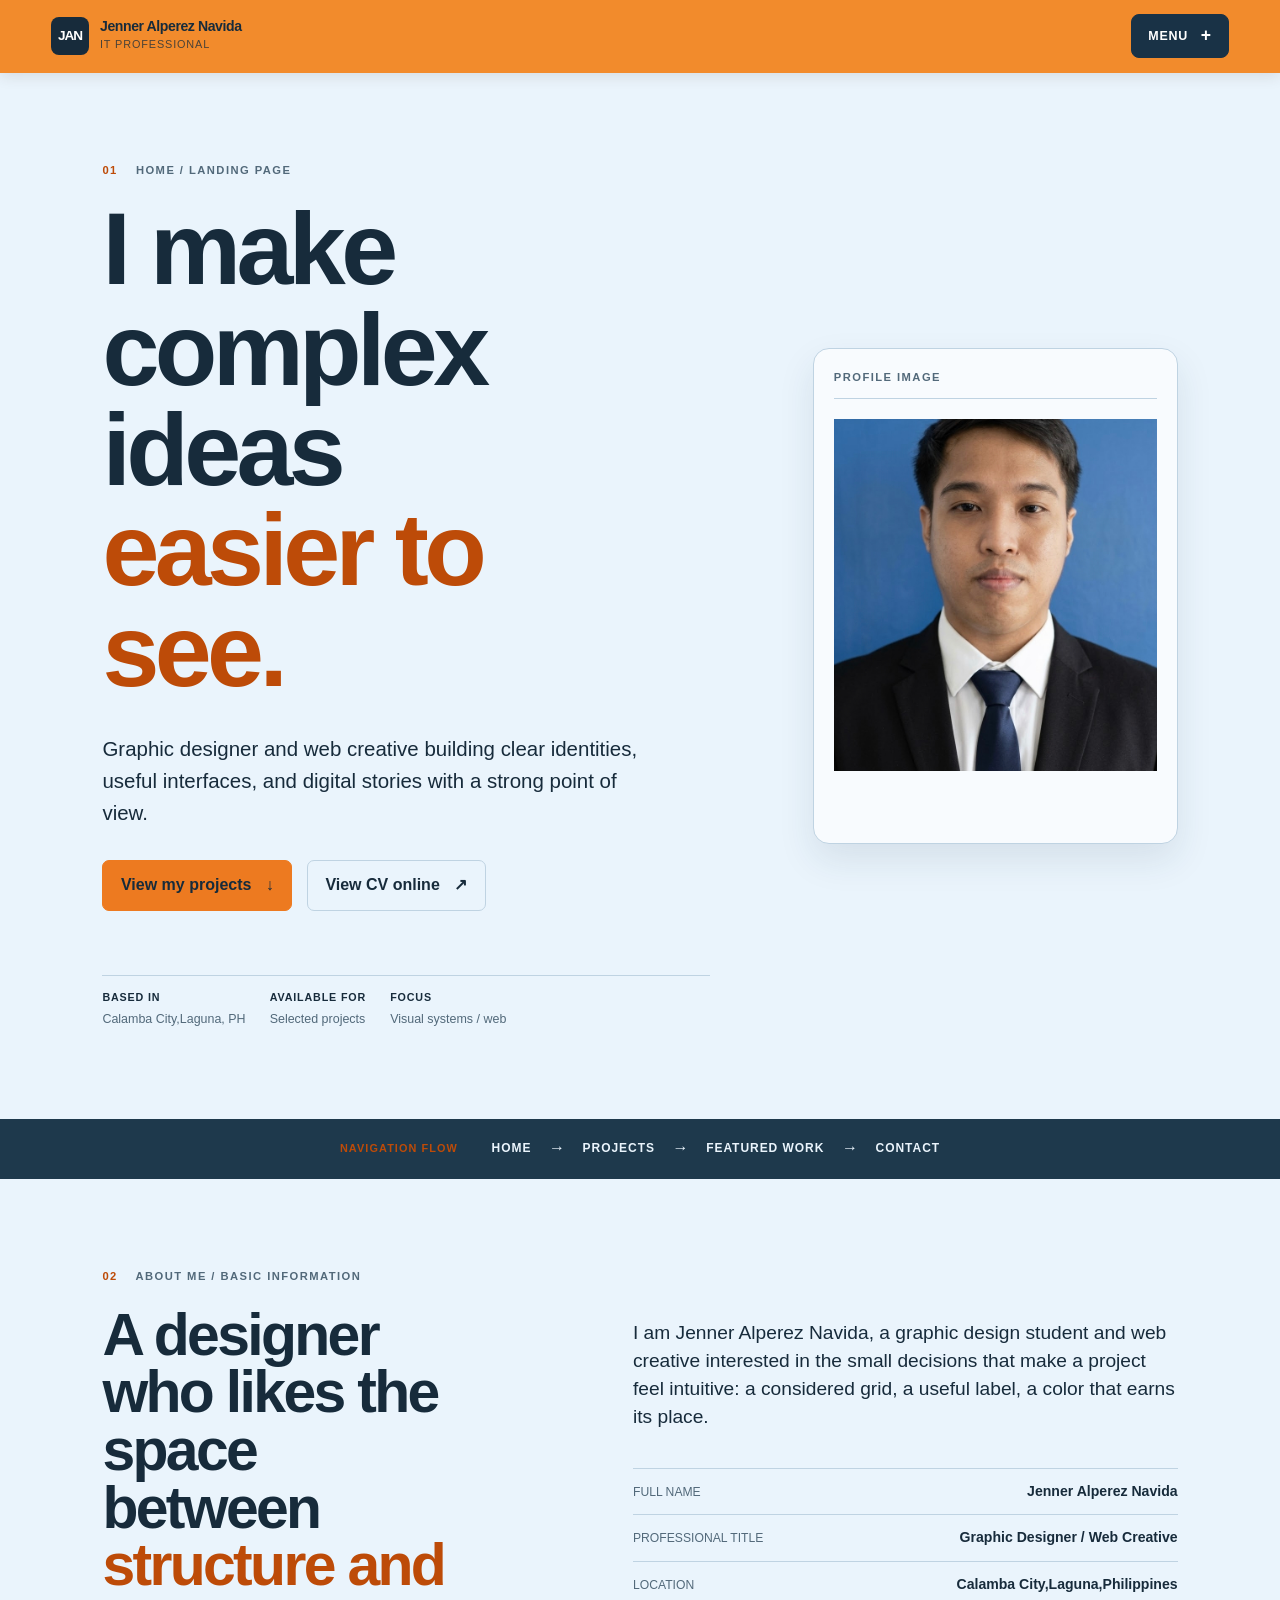
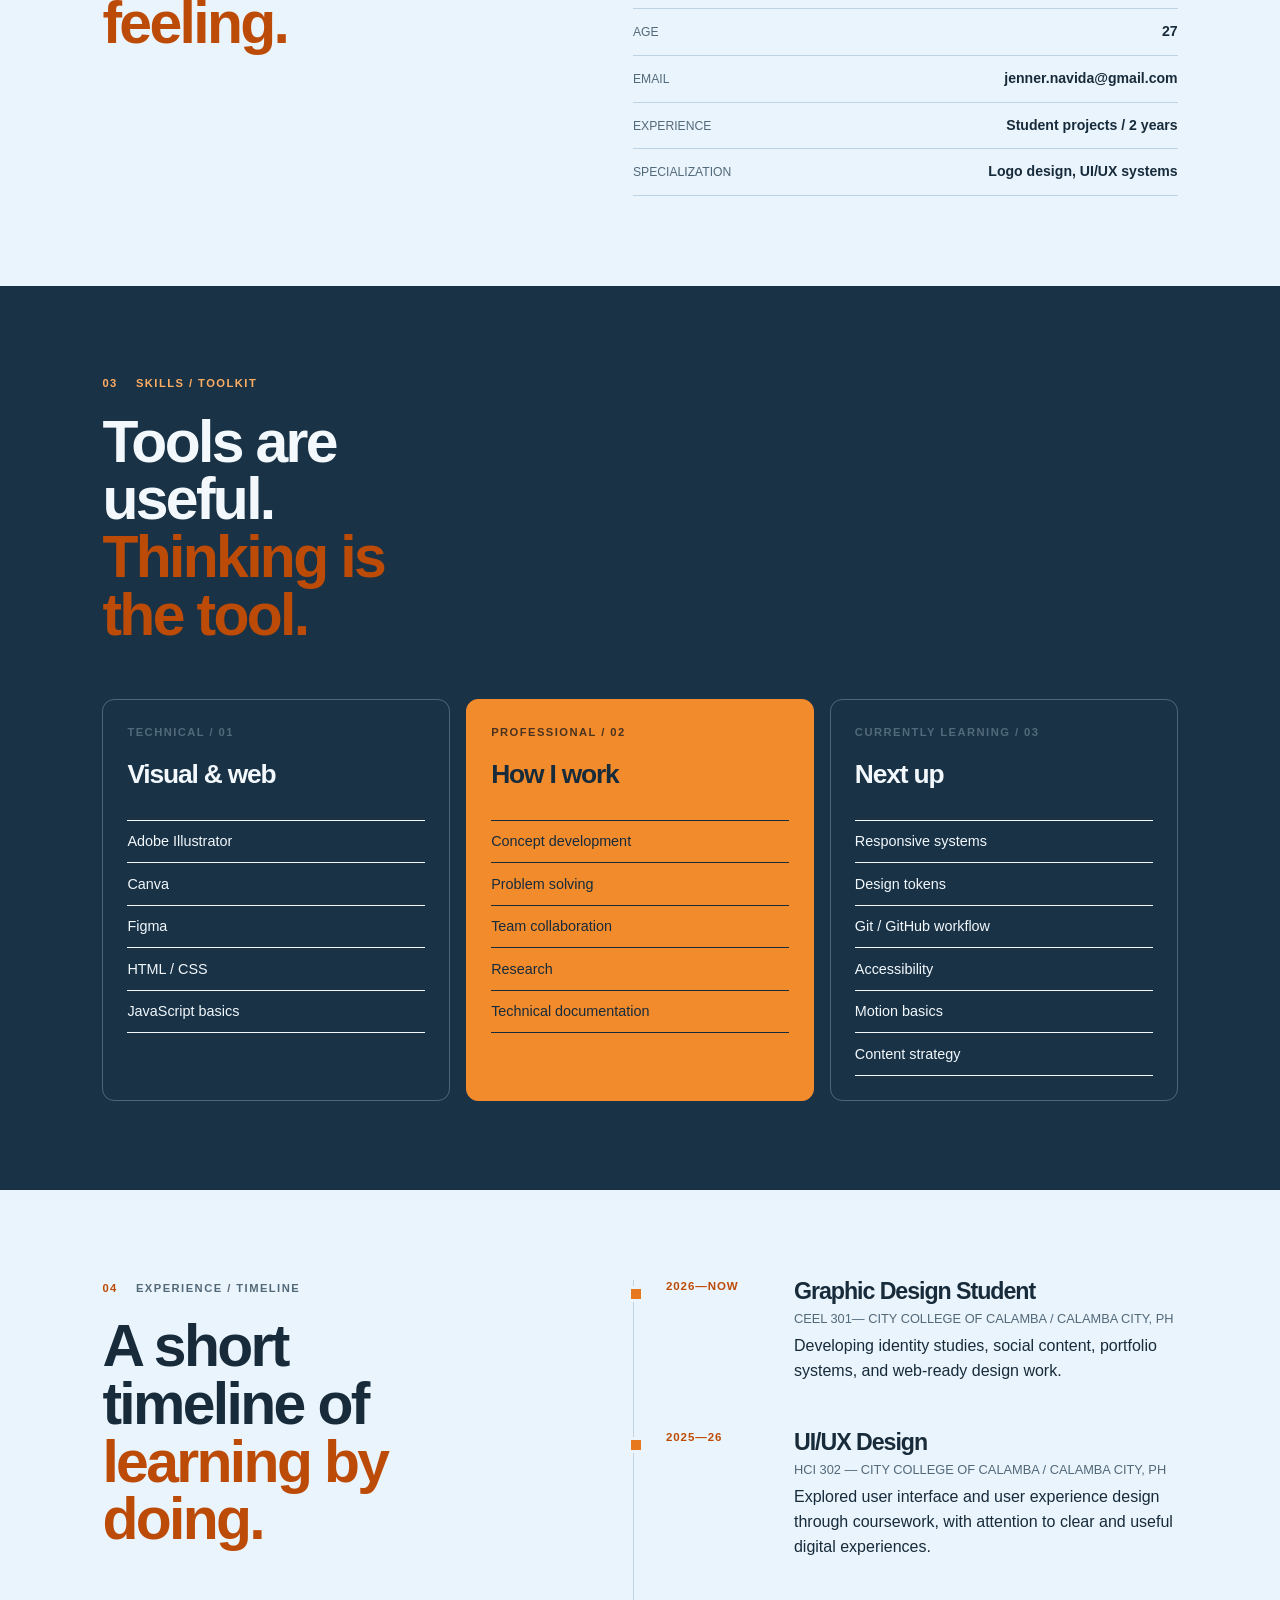
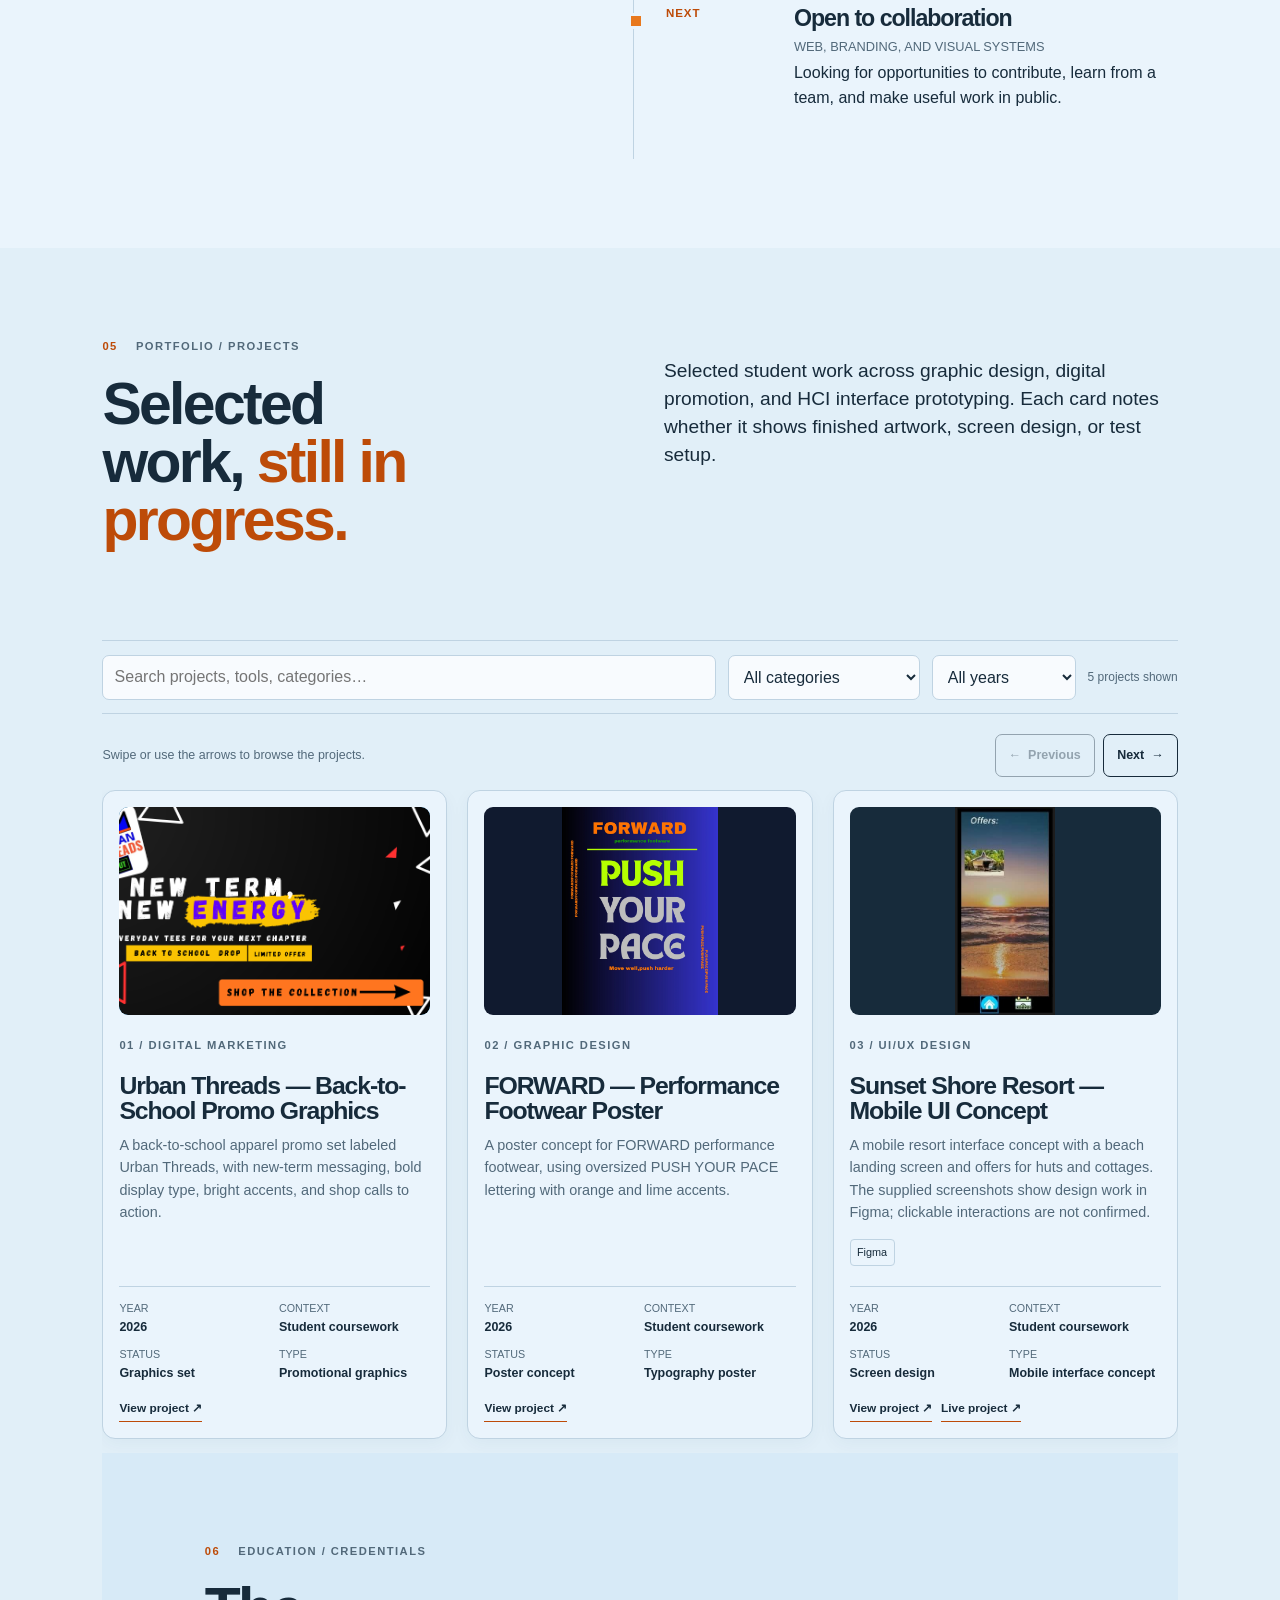
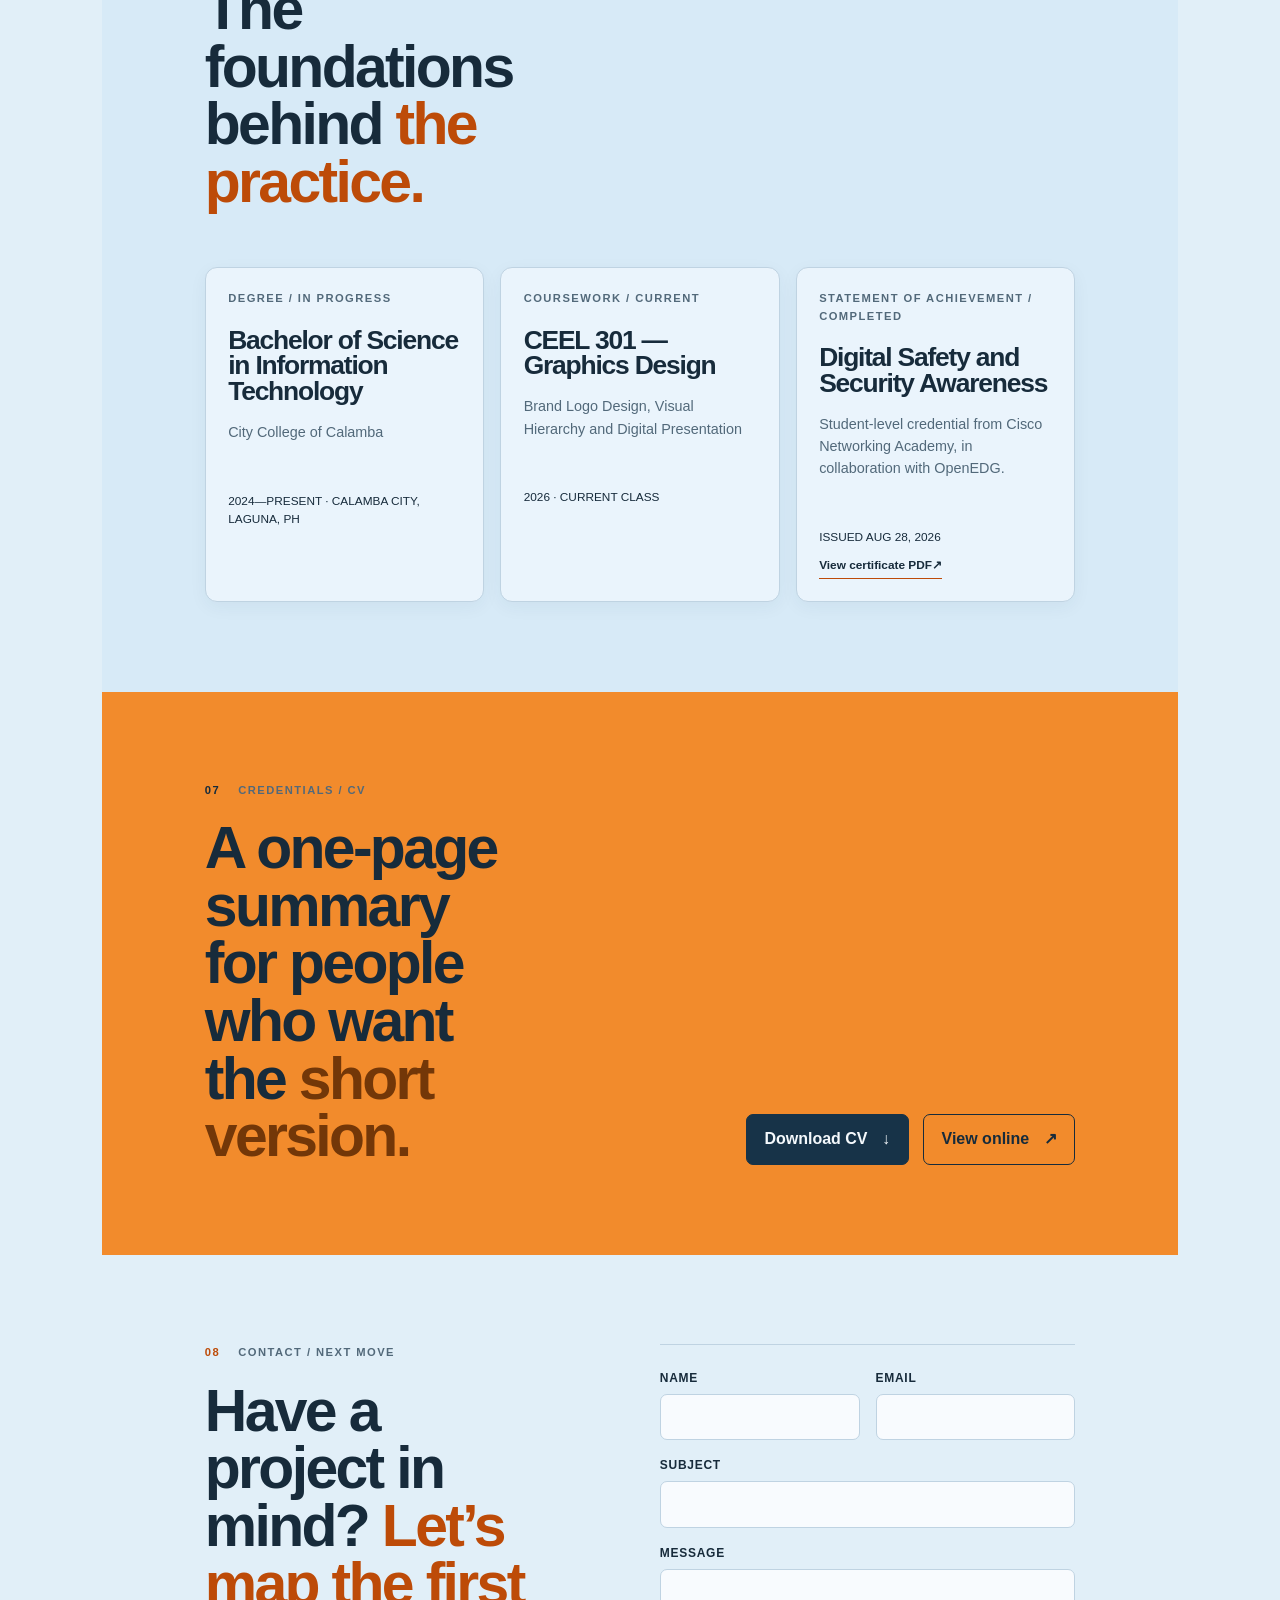
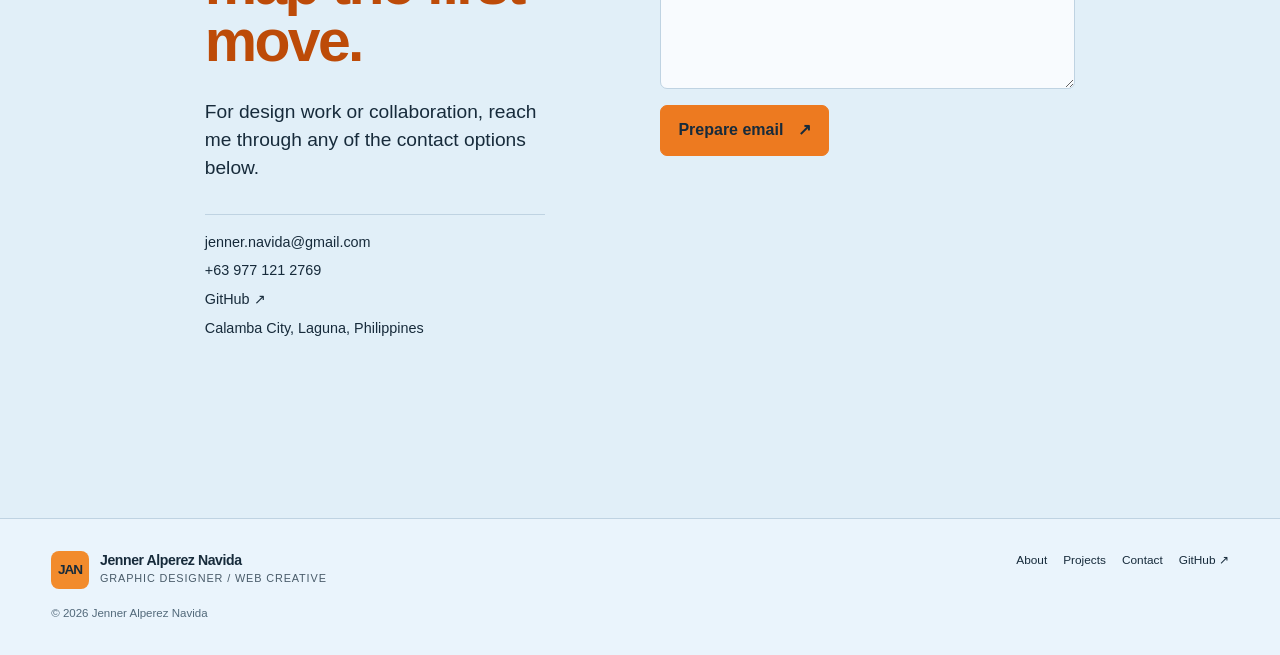
<file: index.html>
<!doctype html>
<html lang="en">
  <head>
    <meta name="robots" content="noindex">
    <meta charset="utf-8" />
    <meta name="viewport" content="width=device-width, initial-scale=1" />
    <title>Jenner Alperez Navida | Graphic Designer &amp; Web Creative</title>
    <meta
      name="description"
      content="Portfolio starter for Jenner Alperez Navida, a graphic designer and web creative turning rough ideas into clear visual systems."
    />
    <meta
      name="keywords"
      content="graphic designer, portfolio, web design, branding, UI design, GitHub portfolio"
    />
    <meta name="author" content="Jenner Alperez Navida" />
    <meta name="theme-color" content="#f28b2c" />
    <link rel="canonical" href="https://jennernavida-coder.github.io/jenner-navida-portfolio/" />
    <meta
      property="og:title"
      content="Jenner Alperez Navida | Graphic Designer &amp; Web Creative"
    />
    <meta
      property="og:description"
      content="A clear, thoughtful portfolio of visual systems, web experiments, and digital projects."
    />
    <meta
  property="og:url"
  content="https://jennernavida-coder.github.io/jenner-navida-portfolio/"
/>
    <link rel="manifest" href="site.webmanifest" />
    <link rel="stylesheet" href="styles.css?v=20261109-0234" />
    <script defer src="script.js?v=20261111-2211"></script>
  </head>
  <body>
    <a class="skip-link" href="#main-content">Skip to content</a>
    <div class="site-shell">
      <header class="site-header site-header-menu">
        <a class="brand" href="#home" aria-label="Jenner Alperez Navida home">
          <span class="brand-mark" aria-hidden="true">JAN</span>
          <span class="brand-copy"
            ><strong>Jenner Alperez Navida</strong
            ><small>IT Professional </small></span
          >
        </a>
        <button
          class="menu-toggle"
          type="button"
          aria-expanded="false"
          aria-controls="primary-nav"
          aria-label="Open navigation menu"
        >
          Menu <span aria-hidden="true">+</span>
        </button>
        <nav
          id="primary-nav"
          class="primary-nav"
          aria-label="Primary navigation"
        >
          <a href="#about">About</a>
          <a href="#skills">Skills</a>
          <a href="#experience">Experience</a>
          <a href="#projects">Projects</a>
          <a href="#education">Education</a>
          <a href="#contact">Contact</a>
          <a class="nav-cv" href="assets/cv-placeholder.pdf" download
            >CV <span aria-hidden="true">↗</span></a
          >
          <button
            class="theme-toggle"
            type="button"
            aria-pressed="false"
            aria-label="Switch to dark mode"
          >
            Dark mode
          </button>
        </nav>
      </header>

      <main id="main-content">
        <section
          id="home"
          class="hero section-pad"
          aria-labelledby="hero-title"
        >
          <div class="hero-copy">
            <p class="eyebrow">
              <span class="section-number">01</span> Home / landing page
            </p>
            <h1 id="hero-title">
              I make complex ideas <em>easier to see.</em>
            </h1>
            <p class="hero-intro">
              Graphic designer and web creative building clear identities,
              useful interfaces, and digital stories with a strong point of
              view.
            </p>
            <div class="hero-actions">
              <a class="button button-primary" href="#projects"
                >View my projects <span aria-hidden="true">↓</span></a
              >
              <a
                class="button button-quiet"
                href="assets/cv-placeholder.pdf"
                target="_blank"
                rel="noopener"
                >View CV online <span aria-hidden="true">↗</span></a
              >
            </div>
            <div class="hero-meta" aria-label="Portfolio summary">
              <span><b>Based in</b> Calamba City,Laguna, PH</span>
              <span><b>Available for</b> Selected projects</span>
              <span><b>Focus</b> Visual systems / web</span>
            </div>
          </div>
          <aside
            class="hero-board"
            aria-label="Profile image placeholder and draft annotation"
          >
            <div class="board-label">
              Profile image 
            </div>
            <img
  class="portrait-photo"
  src="IMG_20261109_022316.jpg"
  alt="Portrait of Jenner Alperez Navida"
/>

            <div class="board-caption">
              <span></span>
            </div>
            
          </aside>
        </section>

        <section class="flow-strip" aria-label="Portfolio navigation flow">
          <div class="flow-label">Navigation flow</div>
          <a href="#home">Home</a><span aria-hidden="true">→</span
          ><a href="#projects">Projects</a><span aria-hidden="true">→</span
          ><a href="#projects">Featured work</a><span aria-hidden="true">→</span
          ><a href="#contact">Contact</a>
        </section>

        <section
          id="about"
          class="section-pad split-section"
          aria-labelledby="about-title"
        >
          <div class="section-heading">
            <p class="eyebrow">
              <span class="section-number">02</span> About me / basic
              information
            </p>
            <h2 id="about-title">
              A designer who likes the space between
              <em>structure and feeling.</em>
            </h2>
          </div>
          <div class="section-body">
            <p class="lead">
              I am Jenner Alperez Navida, a graphic design student and web
              creative interested in the small decisions that make a project
              feel intuitive: a considered grid, a useful label, a color that
              earns its place.
            </p>
            <div class="info-table" role="list" aria-label="Basic information">
              <div role="listitem">
                <span>Full name</span><strong>Jenner Alperez Navida</strong>
              </div>
              <div role="listitem">
                <span>Professional title</span
                ><strong>Graphic Designer / Web Creative</strong>
              </div>
              <div role="listitem">
                <span>Location</span
                ><strong>Calamba City,Laguna,Philippines</strong>
              </div>
              <div role="listitem">
  <span>Age</span><strong>27</strong>
              </div>
              
              <div role="listitem">
                <span>Email</span><strong>jenner.navida@gmail.com</strong>
              </div>
              <div role="listitem">
                <span>Experience</span
                ><strong>Student projects / 2 years</strong>
              </div>
              <div role="listitem">
                <span>Specialization</span
                ><strong>Logo design, UI/UX systems</strong>
              </div>
            </div>
          </div>
        </section>

        <section
          id="skills"
          class="section-pad ink-section"
          aria-labelledby="skills-title"
        >
          <div class="section-heading section-heading-light">
            <p class="eyebrow">
              <span class="section-number">03</span> Skills / toolkit
            </p>
            <h2 id="skills-title">
              Tools are useful. <em>Thinking is the tool.</em>
            </h2>
          </div>
          <div class="skill-grid">
            <article class="skill-card">
              <p class="card-kicker">Technical / 01</p>
              <h3>Visual &amp; web</h3>
              <ul>
                <li>Adobe Illustrator</li>
                <li>Canva</li>
                <li>Figma</li>
                <li>HTML / CSS</li>
                <li>JavaScript basics</li>
              </ul>
            </article>
            <article class="skill-card skill-card-accent">
              <p class="card-kicker">Professional / 02</p>
              <h3>How I work</h3>
              <ul>
                <li>Concept development</li>
                <li>Problem solving</li>
                <li>Team collaboration</li>
                <li>Research</li>
                <li>Technical documentation</li>
              </ul>
            </article>
            <article class="skill-card">
              <p class="card-kicker">Currently learning / 03</p>
              <h3>Next up</h3>
              <ul>
                <li>Responsive systems</li>
                <li>Design tokens</li>
                <li>Git / GitHub workflow</li>
                <li>Accessibility</li>
                <li>Motion basics</li>
                <li>Content strategy</li>
              </ul>
            </article>
          </div>
        </section>

        <section
          id="experience"
          class="section-pad split-section"
          aria-labelledby="experience-title"
        >
          <div class="section-heading">
            <p class="eyebrow">
              <span class="section-number">04</span> Experience / timeline
            </p>
            <h2 id="experience-title">
              A short timeline of <em>learning by doing.</em>
            </h2>
          </div>
          <div class="timeline">
            <article class="timeline-item">
              <div class="timeline-date">2026—NOW</div>
              <div>
                <h3>Graphic Design Student</h3>
                <p class="timeline-place">
                  CEEL 301— City College of Calamba / Calamba City, PH
                </p>
                <p>
                  Developing identity studies, social content, portfolio
                  systems, and web-ready design work.
                </p>
              </div>
            </article>
            <article class="timeline-item">
              <div class="timeline-date">2025—26</div>
              <div>
                <h3>UI/UX Design</h3>
                <p class="timeline-place" k ·>
                  HCI 302 — City College of Calamba / Calamba City, PH
                </p>
                <p>
                  Explored user interface and user experience design through
                  coursework, with attention to clear and useful digital
                  experiences.
                </p>
              </div>
            </article>
            <article class="timeline-item">
              <div class="timeline-date">NEXT</div>
              <div>
                <h3>Open to collaboration</h3>
                <p class="timeline-place">Web, branding, and visual systems</p>
                <p>
                  Looking for opportunities to contribute, learn from a team,
                  and make useful work in public.
                </p>
              </div>
            </article>
          </div>
        </section>

        <section
          id="projects"
          class="section-pad projects-section"
          aria-labelledby="projects-title"
        >
          <div class="projects-intro">
            <div class="section-heading">
              <p class="eyebrow">
                <span class="section-number">05</span> Portfolio / projects
              </p>
              <h2 id="projects-title">
                Selected work, <em>still in progress.</em>
              </h2>
            </div>
            <p class="lead">
              Selected student work across graphic design, digital promotion,
              and HCI interface prototyping. Each card notes whether it shows
              finished artwork, screen design, or test setup.
            </p>
          </div>
          <div class="project-controls" aria-label="Project search and filters">
            <label class="search-field"
              ><span class="sr-only">Search projects</span
              ><input
                id="project-search"
                type="search"
                placeholder="Search projects, tools, categories…"
            /></label>
            <label
              ><span class="sr-only">Filter by category</span
              ><select id="category-filter">
                <option value="all">All categories</option>
              </select></label
            >
            <label
              ><span class="sr-only">Filter by year</span
              ><select id="year-filter">
                <option value="all">All years</option>
              </select></label
            >
            <p
              id="project-count"
              class="filter-count"
              role="status"
              aria-live="polite"
            ></p>
          </div>
          <div class="project-carousel-bar">
            <p class="project-carousel-hint">
              Swipe or use the arrows to browse the projects.
            </p>
            <div
              class="project-carousel-controls"
              role="group"
              aria-label="Project carousel controls"
            >
              <button
                id="project-prev"
                class="project-carousel-button"
                type="button"
                aria-controls="project-grid"
                aria-label="Previous projects"
                disabled
              >
                <span aria-hidden="true">←</span> Previous
              </button>
              <button
                id="project-next"
                class="project-carousel-button"
                type="button"
                aria-controls="project-grid"
                aria-label="Next projects"
              >
                Next <span aria-hidden="true">→</span>
              </button>
            </div>
          </div>
          <div
            id="project-grid"
            class="project-grid"
            role="region"
            aria-roledescription="carousel"
            aria-label="Selected projects"
            tabindex="0"
          ></div>
          <p id="empty-projects" class="empty-state" hidden>
            No projects match that search yet. Try another word or reset the
            filters.
          </p
        </section>

        <dialog
          id="project-dialog"
          class="project-dialog"
          aria-labelledby="project-dialog-title"
          aria-describedby="project-dialog-description"
        >
          <div class="project-dialog-shell">
            <header class="project-dialog-header">
              <p class="eyebrow">Project details</p>
              <button
                id="project-dialog-close"
                class="project-dialog-close"
                type="button"
                aria-label="Close project details"
              >
                Close <span aria-hidden="true">×</span>
              </button>
            </header>
            <div class="project-dialog-body">
              <div class="project-dialog-gallery-column">
                <div
                  id="project-dialog-media"
                  class="project-dialog-media"
                ></div>
                <div
                  id="project-dialog-gallery-controls"
                  class="project-dialog-gallery-controls"
                  role="group"
                  aria-label="Project image controls"
                  hidden
                >
                  <button
                    id="project-dialog-previous-image"
                    class="project-dialog-gallery-button"
                    type="button"
                    aria-label="Previous project image"
                    disabled
                  >
                    <span aria-hidden="true">←</span> Previous
                  </button>
                  <p
                    id="project-dialog-image-count"
                    class="project-dialog-image-count"
                    aria-live="polite"
                  ></p>
                  <button
                    id="project-dialog-next-image"
                    class="project-dialog-gallery-button"
                    type="button"
                    aria-label="Next project image"
                    disabled
                  >
                    Next <span aria-hidden="true">→</span>
                  </button>
                </div>
                <div
                  id="project-dialog-thumbnails"
                  class="project-dialog-thumbnails"
                  role="group"
                  aria-label="Choose project image"
                  hidden
                ></div>
              </div>
              <div class="project-dialog-copy">
                <p id="project-dialog-kicker" class="card-kicker"></p>
                <h2 id="project-dialog-title"></h2>
                <p id="project-dialog-description"></p>
                <ul id="project-dialog-tags" class="project-tags"></ul>
                <dl id="project-dialog-meta" class="project-dialog-meta"></dl>
                <div id="project-dialog-links"></div>
              </div>
            </div>
          </div>
        </dialog>

        <section
          id="education"
          class="section-pad education-section"
          aria-labelledby="education-title"
        >
          <div class="section-heading">
            <p class="eyebrow">
              <span class="section-number">06</span> Education / credentials
            </p>
            <h2 id="education-title">
              The foundations behind <em>the practice.</em>
            </h2>
          </div>
          <div class="education-grid">
            <article class="credential-card">
              <p class="card-kicker">Degree / in progress</p>
              <h3>Bachelor of Science in Information Technology</h3>
              <p>City College of Calamba</p>
              <span class="credential-meta">2024—Present · Calamba City, Laguna, PH</span>
            </article>
            <article class="credential-card">
              <p class="card-kicker">Coursework / current</p>
              <h3>CEEL 301 — Graphics Design</h3>
              <p>
                 Brand Logo Design, Visual Hierarchy and Digital Presentation
              </p>
              <span class="credential-meta">2026 · Current class</span>
            </article>
            <article class="credential-card">
              <p class="card-kicker">Statement of Achievement / completed</p>
              <h3>Digital Safety and Security Awareness</h3>
              <p>
                Student-level credential from Cisco Networking Academy, in
                collaboration with OpenEDG.
              </p>
              <span class="credential-meta">Issued Aug 28, 2026</span>
              <a
                class="card-link credential-certificate-link"
                href="assets/certificates/digital-safety-and-security-awareness.pdf"
                target="_blank"
                rel="noopener"
              >
                View certificate PDF <span aria-hidden="true">↗</span>
              </a>
            </article>
          </div>
        </section>

        <section
          id="cv"
          class="cv-banner section-pad"
          aria-labelledby="cv-title"
        >
          <div>
            <p class="eyebrow">
              <span class="section-number">07</span> Credentials / CV
            </p>
            <h2 id="cv-title">
              A one-page summary for people who want the <em>short version.</em>
            </h2>
          </div>
          <div class="cv-actions">
            <a
              class="button button-primary"
              href="assets/cv-placeholder.pdf"
              download
              >Download CV <span aria-hidden="true">↓</span></a
            ><a
              class="button button-outline"
              href="assets/cv-placeholder.pdf"
              target="_blank"
              rel="noopener"
              >View online <span aria-hidden="true">↗</span></a
            >
          </div>
        </section>

        <section
          id="contact"
          class="section-pad contact-section"
          aria-labelledby="contact-title"
        >
          <div class="section-heading">
            <p class="eyebrow">
              <span class="section-number">08</span> Contact / next move
            </p>
            <h2 id="contact-title">
              Have a project in mind? <em>Let’s map the first move.</em>
            </h2>
            <p class="lead">
              For design work or collaboration, reach me through any of the
              contact options below.
            </p>
            <div class="contact-links">
              <a href="mailto:jenner.navida@gmail.com">jenner.navida@gmail.com</a
              ><a href="tel:+639771212769">+63 977 121 2769</a
              ><a href="https://github.com/jennernavida-coder" target="_blank" rel="noopener noreferrer">GitHub ↗</a
              ><span>Calamba City, Laguna, Philippines</span>
            </div>
          </div>
          <form id="contact-form" class="contact-form" novalidate>
            <div class="form-row">
              <label for="contact-name"
                >Name<input
                  id="contact-name"
                  name="name"
                  required
                  autocomplete="name" /></label
              ><label for="contact-email"
                >Email<input
                  id="contact-email"
                  name="email"
                  type="email"
                  required
                  autocomplete="email"
              /></label>
            </div>
            <label for="contact-subject"
              >Subject<input id="contact-subject" name="subject" required
            /></label>
            <label for="contact-message"
              >Message<textarea
                id="contact-message"
                name="message"
                rows="5"
                required
              ></textarea>
            </label>
            <div class="form-actions">
              <button class="button button-primary" type="submit">
                Prepare email <span aria-hidden="true">↗</span>
              </button>
              <p
                id="form-status"
                class="form-status"
                role="status"
                aria-live="polite"
              ></p>
            </div>
          </form>
        </section>
      </main>

      <footer class="site-footer">
        <div>
          <a class="brand brand-footer" href="#home"
            ><span class="brand-mark" aria-hidden="true">JAN</span
            ><span class="brand-copy"
              ><strong>Jenner Alperez Navida</strong
              ><small>Graphic Designer / Web Creative</small></span
            ></a
          >
          <p>
            © <span id="current-year"></span> Jenner Alperez Navida
          </p>
        </div>
        <div class="footer-links">
          <a href="#about">About</a><a href="#projects">Projects</a
          ><a href="#contact">Contact</a
          ><a href="https://github.com/jennernavida-coder" target="_blank" rel="noopener noreferrer"
            >GitHub ↗</a
          >
        </div>
      </footer>
    </div>
    <button
      class="back-to-top"
      type="button"
      aria-label="Back to Home"
      title="Back to Home"
    >
      <span aria-hidden="true">↑</span>
      <span class="back-to-top-label" aria-hidden="true">Home</span>
    </button>
    <script data-goatcounter="https://jennernavida.goatcounter.com/count"
        async src="//gc.zgo.at/count.js"></script>
  </body>
</html>
</file>
<file: styles.css>
:root {
  --paper: #f4f0e8;
  --paper-2: #ebe6dc;
  --ink: #151515;
  --muted: #68645c;
  --line: #c7c0b4;
  --coral: #ff6048;
  --blue: #4776ff;
  --soft-blue: #dce5ff;
  --white: #fffdf8;
  --shadow: 0 18px 40px rgba(21, 21, 21, 0.09);
  --radius: 2px;
  color-scheme: light;
}

[data-theme="dark"] {
  --paper: #161717;
  --paper-2: #202221;
  --ink: #f4f0e8;
  --muted: #b2aea5;
  --line: #484a46;
  --coral: #ff7664;
  --blue: #87a5ff;
  --soft-blue: #25304b;
  --white: #202221;
  --shadow: 0 18px 40px rgba(0, 0, 0, 0.22);
  color-scheme: dark;
}

* {
  box-sizing: border-box;
}
html {
  scroll-behavior: smooth;
}
body {
  margin: 0;
  background: var(--paper);
  color: var(--ink);
  font-family: "DM Sans", "Segoe UI", sans-serif;
  line-height: 1.55;
}
body,
button,
input,
select,
textarea {
  font-size: 16px;
}
a {
  color: inherit;
}
button,
input,
select,
textarea {
  font: inherit;
}
button,
a {
  -webkit-tap-highlight-color: transparent;
}
::selection {
  background: var(--coral);
  color: var(--ink);
}

.site-shell {
  overflow: hidden;
}
.site-header {
  align-items: center;
  border-bottom: 1px solid var(--line);
  display: flex;
  justify-content: space-between;
  margin: 0 auto;
  max-width: 1440px;
  padding: 1.1rem 4vw;
  position: relative;
  z-index: 5;
}
.brand {
  align-items: center;
  display: inline-flex;
  gap: 0.7rem;
  text-decoration: none;
}
.brand-mark {
  align-items: center;
  background: var(--ink);
  color: var(--paper);
  display: inline-flex;
  font:
    700 0.85rem/1 "Space Grotesk",
    sans-serif;
  height: 2.35rem;
  justify-content: center;
  letter-spacing: -0.08em;
  width: 2.35rem;
}
.brand-copy {
  display: grid;
  gap: 0.08rem;
}
.brand-copy strong {
  font:
    700 0.88rem/1.1 "Space Grotesk",
    sans-serif;
  letter-spacing: -0.03em;
}
.brand-copy small {
  color: var(--muted);
  font-size: 0.68rem;
  letter-spacing: 0.08em;
  text-transform: uppercase;
}
.primary-nav {
  align-items: center;
  display: flex;
  gap: 1.25rem;
}
.primary-nav a,
.theme-toggle {
  color: var(--muted);
  font-size: 0.76rem;
  letter-spacing: 0.04em;
  text-decoration: none;
  text-transform: uppercase;
}
.primary-nav a:hover,
.primary-nav a:focus-visible,
.theme-toggle:hover,
.theme-toggle:focus-visible {
  color: var(--ink);
}
.nav-cv {
  border-bottom: 1px solid var(--coral);
  color: var(--ink) !important;
  padding-bottom: 0.25rem;
}
.theme-toggle,
.menu-toggle {
  background: transparent;
  border: 0;
  color: var(--muted);
  cursor: pointer;
  padding: 0.4rem 0;
}
.menu-toggle {
  display: none;
  font-size: 0.76rem;
  letter-spacing: 0.06em;
  text-transform: uppercase;
}

.section-pad {
  margin: 0 auto;
  max-width: 1440px;
  padding: 6.5rem 8vw;
}
.eyebrow,
.card-kicker,
.board-label {
  color: var(--muted);
  font-size: 0.7rem;
  font-weight: 700;
  letter-spacing: 0.1em;
  margin: 0 0 1.25rem;
  text-transform: uppercase;
}
.section-number {
  color: var(--coral);
  display: inline-block;
  margin-right: 0.85rem;
}
h1,
h2,
h3 {
  font-family: "Space Grotesk", "Segoe UI", sans-serif;
  letter-spacing: -0.06em;
  line-height: 0.98;
  margin: 0;
}
h1 {
  font-size: clamp(3.7rem, 8vw, 8.8rem);
  max-width: 9ch;
}
h2 {
  font-size: clamp(2.5rem, 4.6vw, 5.2rem);
  max-width: 11ch;
}
h3 {
  font-size: 1.65rem;
}
em {
  color: var(--coral);
  font-style: normal;
}
.lead {
  font-size: clamp(1.08rem, 1.5vw, 1.35rem);
  line-height: 1.45;
  max-width: 39rem;
}
.muted {
  color: var(--muted);
}
.sr-only {
  clip: rect(0, 0, 0, 0);
  clip-path: inset(50%);
  height: 1px;
  overflow: hidden;
  position: absolute;
  white-space: nowrap;
  width: 1px;
}
.skip-link {
  background: var(--coral);
  color: var(--ink);
  left: 1rem;
  padding: 0.65rem 1rem;
  position: fixed;
  top: -5rem;
  z-index: 20;
}
.skip-link:focus {
  top: 1rem;
}
:focus-visible {
  outline: 3px solid var(--blue);
  outline-offset: 4px;
}

.hero {
  display: grid;
  gap: clamp(3rem, 8vw, 10rem);
  grid-template-columns: minmax(0, 1.25fr) minmax(18rem, 0.75fr);
  min-height: 45rem;
  padding-bottom: 5rem;
  padding-top: 7rem;
}
.hero-copy {
  align-self: center;
}
.hero-intro {
  font-size: clamp(1.05rem, 1.6vw, 1.35rem);
  margin: 2rem 0;
  max-width: 34rem;
}
.hero-actions,
.cv-actions,
.form-actions {
  align-items: center;
  display: flex;
  flex-wrap: wrap;
  gap: 0.9rem;
}
.button {
  align-items: center;
  border: 1px solid var(--ink);
  cursor: pointer;
  display: inline-flex;
  font-weight: 700;
  gap: 0.9rem;
  justify-content: center;
  min-height: 3.1rem;
  padding: 0.75rem 1.1rem;
  text-decoration: none;
  transition:
    background 0.2s ease,
    color 0.2s ease,
    transform 0.2s ease;
}
.button:hover {
  transform: translateY(-2px);
}
.button-primary {
  background: var(--coral);
  border-color: var(--coral);
  color: var(--ink);
}
.button-primary:hover {
  background: var(--ink);
  border-color: var(--ink);
  color: var(--paper);
}
.button-quiet {
  border-color: var(--line);
  color: var(--ink);
}
.button-quiet:hover,
.button-outline:hover {
  background: var(--ink);
  color: var(--paper);
}
.button-outline {
  border-color: var(--ink);
  color: var(--ink);
}
.hero-meta {
  border-top: 1px solid var(--line);
  display: flex;
  flex-wrap: wrap;
  gap: 1.5rem;
  margin-top: 4rem;
  padding-top: 0.8rem;
}
.hero-meta span {
  color: var(--muted);
  font-size: 0.78rem;
}
.hero-meta b {
  color: var(--ink);
  display: block;
  font-size: 0.67rem;
  letter-spacing: 0.08em;
  margin-bottom: 0.25rem;
  text-transform: uppercase;
}
.hero-board {
  align-self: center;
  background: var(--paper-2);
  border: 1px solid var(--line);
  min-height: 31rem;
  padding: 1.25rem;
  position: relative;
  transform: rotate(1.5deg);
}
.board-label {
  border-bottom: 1px solid var(--line);
  padding-bottom: 0.75rem;
}
.portrait-placeholder {
  align-items: center;
  background: var(--blue);
  color: var(--paper);
  display: flex;
  font:
    700 clamp(5rem, 14vw, 11rem) / 1 "Space Grotesk",
    sans-serif;
  height: 22rem;
  justify-content: center;
  letter-spacing: -0.12em;
  margin: 1.25rem 0;
}
.board-caption {
  align-items: start;
  display: grid;
  gap: 0.7rem;
  grid-template-columns: 3rem 1fr;
}
.board-caption span {
  color: var(--coral);
  font-size: 0.68rem;
  font-weight: 700;
}
.board-caption p {
  font-size: 0.78rem;
  margin: 0;
}
.board-stamp {
  border: 2px solid var(--coral);
  color: var(--coral);
  font:
    700 0.75rem/1.1 "Space Grotesk",
    sans-serif;
  padding: 0.55rem;
  position: absolute;
  right: 1.2rem;
  text-align: center;
  top: 3.6rem;
  transform: rotate(8deg);
}
.flow-strip {
  align-items: center;
  background: var(--ink);
  color: var(--paper);
  display: flex;
  flex-wrap: wrap;
  gap: 0.8rem 1.1rem;
  justify-content: center;
  padding: 1.1rem 4vw;
}
.flow-strip a {
  color: var(--paper);
  font-size: 0.75rem;
  font-weight: 700;
  letter-spacing: 0.08em;
  text-decoration: none;
  text-transform: uppercase;
}
.flow-strip a:hover {
  color: var(--coral);
}
.flow-label {
  color: var(--coral);
  font-size: 0.68rem;
  font-weight: 700;
  letter-spacing: 0.1em;
  margin-right: 1rem;
  text-transform: uppercase;
}

.split-section {
  display: grid;
  gap: clamp(3rem, 10vw, 12rem);
  grid-template-columns: minmax(0, 0.85fr) minmax(0, 1.15fr);
}
.section-heading h2 {
  margin-bottom: 1.75rem;
}
.section-body {
  padding-top: 2rem;
}
.info-table {
  border-top: 1px solid var(--line);
  margin-top: 2.3rem;
}
.info-table div {
  align-items: baseline;
  border-bottom: 1px solid var(--line);
  display: flex;
  gap: 1rem;
  justify-content: space-between;
  padding: 0.75rem 0;
}
.info-table span {
  color: var(--muted);
  font-size: 0.76rem;
  text-transform: uppercase;
}
.info-table strong {
  font-size: 0.88rem;
  text-align: right;
}

.ink-section {
  background: var(--ink);
  color: var(--paper);
  max-width: none;
}
.section-heading-light {
  margin: 0 auto 3.5rem;
  max-width: 1296px;
}
.section-heading-light .eyebrow,
.section-heading-light .section-number {
  color: var(--coral);
}
.skill-grid {
  display: grid;
  gap: 1rem;
  grid-template-columns: repeat(3, 1fr);
  margin: 0 auto;
  max-width: 1296px;
}
.skill-card {
  border: 1px solid var(--line);
  min-height: 21rem;
  padding: 1.5rem;
}
.skill-card-accent {
  background: var(--coral);
  border-color: var(--coral);
  color: var(--ink);
  transform: translateY(-1.4rem);
}
.skill-card-accent .card-kicker {
  color: var(--ink);
}
.skill-card h3 {
  margin-bottom: 2rem;
}
.skill-card ul {
  border-top: 1px solid currentColor;
  list-style: none;
  margin: 0;
  padding: 0;
}
.skill-card li {
  border-bottom: 1px solid currentColor;
  font-size: 0.9rem;
  padding: 0.6rem 0;
}
.section-note {
  color: var(--muted);
  font-size: 0.78rem;
  margin: 2.5rem auto 0;
  max-width: 1296px;
}
.section-note-light {
  color: #b5b4ae;
}

.timeline {
  border-left: 1px solid var(--line);
  padding-left: 2rem;
}
.timeline-item {
  display: grid;
  gap: 2rem;
  grid-template-columns: 6rem 1fr;
  padding: 0 0 3rem;
  position: relative;
}
.timeline-item::before {
  background: var(--coral);
  border: 3px solid var(--paper);
  content: "";
  height: 0.65rem;
  left: -2.38rem;
  position: absolute;
  top: 0.35rem;
  width: 0.65rem;
}
.timeline-date {
  color: var(--coral);
  font:
    700 0.72rem/1.1 "Space Grotesk",
    sans-serif;
  letter-spacing: 0.08em;
}
.timeline-item h3 {
  font-size: 1.45rem;
  margin-bottom: 0.4rem;
}
.timeline-item p {
  margin: 0.3rem 0 0;
}
.timeline-place {
  color: var(--muted);
  font-size: 0.8rem;
  text-transform: uppercase;
}

.projects-section {
  background: var(--paper-2);
  max-width: none;
}
.projects-intro,
.project-controls,
.project-grid,
.projects-section > .section-note {
  margin-left: auto;
  margin-right: auto;
  max-width: 1296px;
}
.projects-intro {
  display: grid;
  gap: 3rem;
  grid-template-columns: 1fr 1fr;
}
.project-controls {
  align-items: center;
  border-bottom: 1px solid var(--line);
  border-top: 1px solid var(--line);
  display: grid;
  gap: 0.75rem;
  grid-template-columns: minmax(12rem, 1fr) 12rem 9rem auto;
  margin-top: 4rem;
  padding: 0.85rem 0;
}
.project-controls label {
  display: block;
}
.project-controls input,
.project-controls select {
  background: transparent;
  border: 1px solid var(--line);
  border-radius: 0;
  color: var(--ink);
  min-height: 2.8rem;
  padding: 0.55rem 0.7rem;
  width: 100%;
}
.project-controls input:focus,
.project-controls select:focus {
  border-color: var(--blue);
  outline: 2px solid var(--blue);
  outline-offset: 1px;
}
.filter-count {
  color: var(--muted);
  font-size: 0.75rem;
  margin: 0;
  text-align: right;
}
.project-grid {
  display: grid;
  gap: 1.25rem;
  grid-template-columns: repeat(12, 1fr);
  margin-top: 1.25rem;
}
.project-card {
  background: var(--paper);
  border: 1px solid var(--line);
  display: flex;
  flex-direction: column;
  grid-column: span 4;
  min-height: 34rem;
  padding: 1rem;
  transition:
    box-shadow 0.2s ease,
    transform 0.2s ease;
}
.project-card:nth-child(2) {
  transform: translateY(2rem);
}
.project-card:hover {
  box-shadow: var(--shadow);
  transform: translateY(-0.25rem);
}
.project-card:nth-child(2):hover {
  transform: translateY(1.75rem);
}
.project-preview {
  align-items: end;
  background: var(--blue);
  color: var(--paper);
  display: flex;
  height: 13rem;
  justify-content: space-between;
  margin-bottom: 1.4rem;
  padding: 0.8rem;
}
.project-card:nth-child(2) .project-preview {
  background: var(--coral);
  color: var(--ink);
}
.project-card:nth-child(3) .project-preview {
  background: var(--ink);
}
.project-preview strong {
  font:
    700 3.2rem/0.8 "Space Grotesk",
    sans-serif;
  letter-spacing: -0.1em;
}
.project-preview span {
  font-size: 0.67rem;
  font-weight: 700;
  letter-spacing: 0.08em;
  text-transform: uppercase;
}
.project-card h3 {
  font-size: 1.55rem;
  margin-bottom: 0.7rem;
}
.project-card-description {
  color: var(--muted);
  font-size: 0.9rem;
  margin: 0;
}
.project-tags {
  display: flex;
  flex-wrap: wrap;
  gap: 0.4rem;
  list-style: none;
  margin: 1rem 0 1.25rem;
  padding: 0;
}
.project-tags li {
  border: 1px solid var(--line);
  font-size: 0.68rem;
  padding: 0.25rem 0.4rem;
}
.project-meta {
  border-top: 1px solid var(--line);
  display: grid;
  gap: 0.5rem;
  grid-template-columns: 1fr 1fr;
  margin-top: auto;
  padding-top: 0.8rem;
}
.project-meta div {
  display: grid;
  gap: 0.1rem;
}
.project-meta span {
  color: var(--muted);
  font-size: 0.67rem;
  text-transform: uppercase;
}
.project-meta strong {
  font-size: 0.78rem;
}
.project-card-actions {
  display: flex;
  gap: 0.55rem;
  margin-top: 1rem;
}
.card-link {
  border-bottom: 1px solid var(--coral);
  font-size: 0.74rem;
  font-weight: 700;
  padding-bottom: 0.2rem;
  text-decoration: none;
}
.empty-state {
  margin: 3rem auto;
  max-width: 1296px;
  text-align: center;
}

.education-section {
  background: var(--soft-blue);
  max-width: none;
}
.education-grid {
  display: grid;
  gap: 1rem;
  grid-template-columns: repeat(3, 1fr);
  margin: 3.5rem auto 0;
  max-width: 1296px;
}
.credential-card {
  background: var(--paper);
  border: 1px solid var(--line);
  min-height: 18rem;
  padding: 1.4rem;
}
.credential-card h3 {
  margin-bottom: 1rem;
}
.credential-card p:not(.card-kicker) {
  color: var(--muted);
  font-size: 0.9rem;
}
.credential-meta {
  display: block;
  font-size: 0.74rem;
  margin-top: 3rem;
  text-transform: uppercase;
}

.cv-banner {
  align-items: end;
  background: var(--coral);
  display: flex;
  gap: 3rem;
  justify-content: space-between;
  max-width: none;
}
.cv-banner .section-number {
  color: var(--ink);
}
.cv-banner h2 {
  max-width: 10ch;
}
.cv-note {
  font-size: 0.72rem;
  margin: 0.6rem 0 0;
}

.contact-section {
  display: grid;
  gap: clamp(3rem, 9vw, 10rem);
  grid-template-columns: minmax(0, 0.9fr) minmax(18rem, 1.1fr);
}
.contact-links {
  border-top: 1px solid var(--line);
  display: grid;
  gap: 0.4rem;
  margin-top: 2rem;
  padding-top: 1rem;
}
.contact-links a,
.contact-links span {
  font-size: 0.9rem;
  text-decoration: none;
}
.contact-links a:hover {
  color: var(--coral);
}
.contact-form {
  border-top: 1px solid var(--line);
  padding-top: 1.5rem;
}
.contact-form label {
  display: grid;
  font-size: 0.75rem;
  font-weight: 700;
  gap: 0.4rem;
  letter-spacing: 0.06em;
  margin-bottom: 1rem;
  text-transform: uppercase;
}
.form-row {
  display: grid;
  gap: 1rem;
  grid-template-columns: 1fr 1fr;
}
.contact-form input,
.contact-form textarea {
  background: transparent;
  border: 1px solid var(--line);
  border-radius: 0;
  color: var(--ink);
  padding: 0.8rem;
  resize: vertical;
}
.contact-form input:focus,
.contact-form textarea:focus {
  border-color: var(--blue);
  outline: 2px solid var(--blue);
  outline-offset: 1px;
}
.form-status {
  color: var(--muted);
  font-size: 0.78rem;
  margin: 0;
}
.form-status.error {
  color: var(--coral);
}

.site-footer {
  border-top: 1px solid var(--line);
  display: flex;
  gap: 2rem;
  justify-content: space-between;
  margin: 0 auto;
  max-width: 1440px;
  padding: 2rem 4vw;
}
.brand-footer .brand-mark {
  background: var(--coral);
  color: var(--ink);
}
.site-footer p {
  color: var(--muted);
  font-size: 0.72rem;
  margin: 1rem 0 0;
}
.footer-links {
  align-items: start;
  display: flex;
  flex-wrap: wrap;
  gap: 1rem;
}
.footer-links a {
  font-size: 0.74rem;
  text-decoration: none;
}
.footer-links a:hover {
  color: var(--coral);
}

@media (max-width: 960px) {
  .primary-nav {
    gap: 0.7rem;
  }
  .hero {
    gap: 3rem;
    grid-template-columns: 1fr 0.75fr;
  }
  .project-card {
    grid-column: span 6;
  }
  .project-card:nth-child(3) {
    margin-top: 1rem;
  }
  .projects-intro,
  .contact-section {
    gap: 3rem;
  }
}

@media (max-width: 760px) {
  .site-header {
    padding: 1rem 5vw;
  }
  .menu-toggle {
    display: inline-flex;
  }
  .primary-nav {
    align-items: stretch;
    background: var(--paper);
    border-bottom: 1px solid var(--line);
    display: none;
    flex-direction: column;
    gap: 1rem;
    left: 0;
    padding: 1.25rem 5vw 1.5rem;
    position: absolute;
    right: 0;
    top: 100%;
  }
  .primary-nav.is-open {
    display: flex;
  }
  .primary-nav a,
  .theme-toggle {
    font-size: 0.8rem;
    text-align: left;
  }
  .hero,
  .split-section,
  .projects-intro,
  .contact-section {
    grid-template-columns: 1fr;
  }
  .hero {
    min-height: auto;
    padding-bottom: 4rem;
    padding-top: 4rem;
  }
  .hero-board {
    margin: 0 auto;
    max-width: 28rem;
    transform: rotate(0);
    width: 100%;
  }
  .section-pad {
    padding: 4.5rem 5vw;
  }
  h1 {
    font-size: clamp(3.25rem, 15vw, 6rem);
  }
  .hero-meta {
    gap: 1rem;
    margin-top: 3rem;
  }
  .flow-strip {
    justify-content: flex-start;
    padding-left: 5vw;
    padding-right: 5vw;
  }
  .flow-label {
    width: 100%;
  }
  .skill-grid,
  .education-grid {
    grid-template-columns: 1fr;
  }
  .skill-card-accent {
    transform: none;
  }
  .project-controls {
    align-items: stretch;
    grid-template-columns: 1fr 1fr;
    margin-top: 2.5rem;
  }
  .search-field {
    grid-column: 1 / -1;
  }
  .filter-count {
    text-align: left;
  }
  .project-card {
    grid-column: span 12;
    min-height: 30rem;
  }
  .project-card:nth-child(2) {
    transform: none;
  }
  .project-card:nth-child(2):hover {
    transform: translateY(-0.25rem);
  }
  .cv-banner {
    align-items: start;
    flex-direction: column;
  }
  .site-footer {
    flex-direction: column;
  }
}

@media (max-width: 480px) {
  .hero-actions .button,
  .cv-actions .button {
    width: 100%;
  }
  .form-row {
    grid-template-columns: 1fr;
  }
  .timeline-item {
    gap: 0.8rem;
    grid-template-columns: 1fr;
  }
  .timeline-date {
    margin-bottom: 0.3rem;
  }
  .info-table div {
    align-items: start;
    flex-direction: column;
    gap: 0.25rem;
  }
  .info-table strong {
    text-align: left;
  }
}

@media (prefers-reduced-motion: reduce) {
  *,
  *::before,
  *::after {
    scroll-behavior: auto !important;
    transition-duration: 0.01ms !important;
    animation-duration: 0.01ms !important;
    animation-iteration-count: 1 !important;
  }
}

/* Professional blue-and-orange refresh */
:root {
  --paper: #eaf4fc;
  --paper-2: #deedf8;
  --ink: #172b3b;
  --muted: #52697a;
  --line: #bfd3e2;
  --coral: #bd4b08;
  --blue: #377ca8;
  --soft-blue: #d7eaf7;
  --white: #f8fbfe;
  --header-orange: #f28b2c;
  --shadow: 0 16px 36px rgba(27, 59, 82, 0.1);
  --radius: 12px;
}
[data-theme="dark"] {
  --paper: #142330;
  --paper-2: #1b3040;
  --ink: #edf6fc;
  --muted: #b2c4d0;
  --line: #385366;
  --coral: #ff9a4c;
  --blue: #78b9e2;
  --soft-blue: #233e51;
  --white: #1b3040;
  --header-orange: #e8781d;
  --shadow: 0 18px 40px rgba(0, 0, 0, 0.24);
}
html {
  scroll-padding-top: 1.5rem;
}
body {
  background: var(--paper);
  font-family: Inter, "Segoe UI", sans-serif;
}
.site-shell {
  background: var(--paper);
}
.site-header {
  background: var(--header-orange);
  border: 0;
  box-shadow: 0 3px 14px rgba(63, 44, 25, 0.12);
  max-width: none;
  padding: 0.9rem max(4vw, calc((100vw - 1280px) / 2));
}
.brand-mark {
  background: var(--ink);
  border-radius: 8px;
  color: #fff;
}
.brand-copy small {
  color: rgba(23, 43, 59, 0.76);
}
.primary-nav a,
.theme-toggle,
.menu-toggle {
  color: #263747;
}
.primary-nav a:hover,
.primary-nav a:focus-visible,
.theme-toggle:hover,
.theme-toggle:focus-visible {
  color: #fff;
}
.nav-cv {
  border-bottom-color: #fff;
  color: var(--ink) !important;
}
.section-pad {
  padding-bottom: clamp(4.5rem, 7vw, 7rem);
  padding-top: clamp(4.5rem, 7vw, 7rem);
}
.eyebrow,
.card-kicker,
.board-label {
  letter-spacing: 0.13em;
}
h1,
h2,
h3 {
  letter-spacing: -0.045em;
}
em {
  color: var(--coral);
}
.section-number {
  color: var(--coral);
}
.button {
  border-radius: 7px;
}
.button-primary {
  background: #ed7a20;
  border-color: #ed7a20;
  color: #172b3b;
}
.button-primary:hover {
  background: var(--ink);
  border-color: var(--ink);
  color: var(--paper);
}
.button-quiet {
  border-radius: 7px;
}
.hero {
  min-height: 40rem;
}
.hero-board {
  background: var(--white);
  border: 1px solid var(--line);
  border-radius: 16px;
  box-shadow: var(--shadow);
  transform: none;
}
.portrait-placeholder {
  background: linear-gradient(145deg, #4f9bc8, #2f6e99);
  border-radius: 10px;
  color: #f5fbff;
}
.board-stamp {
  border-radius: 6px;
}
.flow-strip {
  background: #1e394c;
}
.flow-strip a:hover {
  color: #ffad62;
}
.ink-section {
  background: #193246;
  color: #f2f8fc;
}
.section-heading-light .eyebrow,
.section-heading-light .section-number {
  color: #ffad62;
}
.skill-card {
  border-color: rgba(224, 239, 249, 0.27);
  border-radius: 12px;
}
.skill-card-accent {
  background: #f28b2c;
  border-color: #f28b2c;
  color: #172b3b;
  transform: none;
}
.skill-card-accent .card-kicker {
  color: #49321f;
}
.timeline-item::before {
  background: #e8781d;
}
.projects-section {
  background: #e1eff8;
}
.project-controls input,
.project-controls select,
.contact-form input,
.contact-form textarea {
  background: var(--white);
  border-radius: 7px;
}
.project-card {
  border-radius: 13px;
  box-shadow: 0 5px 18px rgba(27, 59, 82, 0.045);
  min-height: 31rem;
}
.project-card:nth-child(2) {
  transform: none;
}
.project-card:hover,
.project-card:nth-child(2):hover {
  box-shadow: var(--shadow);
  transform: translateY(-4px);
}
.project-preview {
  border-radius: 9px;
}
.project-card:nth-child(2) .project-preview {
  background: #f28b2c;
}
.project-tags li {
  border-radius: 4px;
}
.education-section {
  background: #d7eaf7;
}
.credential-card {
  border-radius: 12px;
  box-shadow: 0 5px 18px rgba(27, 59, 82, 0.05);
}
.cv-banner {
  background: #f28b2c;
}
.cv-banner em {
  color: #733708;
}
.cv-banner .button-primary {
  background: #173348;
  border-color: #173348;
  color: #f4f9fc;
}
.cv-banner .button-primary:hover {
  background: #fff;
  border-color: #fff;
  color: #173348;
}
.button-outline {
  border-radius: 7px;
}
.contact-form {
  border-top-color: var(--line);
}
.site-footer {
  max-width: none;
  padding-left: max(4vw, calc((100vw - 1280px) / 2));
  padding-right: max(4vw, calc((100vw - 1280px) / 2));
}
.brand-footer .brand-mark {
  background: #f28b2c;
  color: #172b3b;
}

/* One menu button with a responsive dropdown panel */
.site-header-menu {
  position: relative;
}
.site-header-menu .menu-toggle {
  align-items: center;
  background: #193246;
  border: 1px solid #193246;
  border-radius: 8px;
  color: #fff;
  display: inline-flex;
  font-size: 0.78rem;
  font-weight: 700;
  gap: 0.8rem;
  letter-spacing: 0.06em;
  padding: 0.7rem 1rem;
}
.site-header-menu .menu-toggle:hover,
.site-header-menu .menu-toggle:focus-visible {
  background: #2b4b61;
  color: #fff;
}
.site-header-menu .menu-toggle span {
  font-size: 1.1rem;
  line-height: 1;
}
.site-header-menu .primary-nav {
  align-items: stretch;
  background: var(--white);
  border: 1px solid var(--line);
  border-radius: 14px;
  box-shadow: 0 18px 42px rgba(19, 45, 63, 0.2);
  display: none;
  flex-direction: row;
  flex-wrap: wrap;
  gap: 0.35rem;
  justify-content: stretch;
  padding: 0.85rem;
  position: absolute;
  right: 4vw;
  top: calc(100% + 0.7rem);
  width: min(23rem, calc(100vw - 2rem));
  z-index: 15;
}
.site-header-menu .primary-nav.is-open {
  display: flex;
}
.site-header-menu .primary-nav a,
.site-header-menu .theme-toggle {
  align-items: center;
  border: 0;
  border-radius: 7px;
  color: var(--ink);
  display: flex;
  flex: 1 1 calc(50% - 0.35rem);
  font-size: 0.78rem;
  justify-content: flex-start;
  min-height: 2.75rem;
  padding: 0.65rem 0.75rem;
  text-align: left;
  text-decoration: none;
}
.site-header-menu .primary-nav a:hover,
.site-header-menu .primary-nav a:focus-visible,
.site-header-menu .theme-toggle:hover,
.site-header-menu .theme-toggle:focus-visible {
  background: var(--paper-2);
  color: var(--ink);
}
.site-header-menu .primary-nav .nav-cv {
  border-bottom: 0;
  color: var(--coral) !important;
}
.site-header-menu .primary-nav .theme-toggle {
  flex-basis: 100%;
  border-top: 1px solid var(--line);
  border-radius: 0 0 7px 7px;
  margin-top: 0.25rem;
  padding-top: 0.8rem;
}
@media (max-width: 760px) {
  .site-header {
    padding: 0.9rem 5vw;
  }
  .site-header-menu .primary-nav {
    left: auto;
    right: 0;
    top: calc(100% + 0.6rem);
  }
  .primary-nav a,
  .theme-toggle {
    text-align: left;
  }
}

/* Optional real project photos */
.project-preview-image {
  overflow: hidden;
  padding: 0;
}

.project-preview-image img {
  border-radius: inherit;
  display: block;
  height: 100%;
  object-fit: cover;
  width: 100%;
}

.project-card-actions {
  flex-wrap: wrap;
}

.project-preview-image.image-fit-contain {
  background: #101a2f;
}

.project-preview-image.image-fit-contain img {
  object-fit: contain;
}

.project-card:nth-child(2) .project-preview.image-fit-contain {
  background: #101a2f;
}

/* Responsive Projects carousel */
.project-carousel-bar {
  align-items: center;
  display: flex;
  gap: 1rem;
  justify-content: space-between;
  margin: 1.25rem 0 0;
}

.project-carousel-hint {
  color: var(--muted);
  font-size: 0.78rem;
  margin: 0;
}

.project-carousel-controls {
  display: flex;
  flex-shrink: 0;
  gap: 0.55rem;
}

.project-carousel-button {
  align-items: center;
  background: transparent;
  border: 1px solid var(--ink);
  border-radius: 7px;
  color: var(--ink);
  cursor: pointer;
  display: inline-flex;
  font: inherit;
  font-size: 0.78rem;
  font-weight: 700;
  gap: 0.45rem;
  min-height: 2.65rem;
  padding: 0.55rem 0.8rem;
  transition:
    background-color 0.2s ease,
    color 0.2s ease,
    opacity 0.2s ease;
}

.project-carousel-button:hover:not(:disabled),
.project-carousel-button:focus-visible {
  background: var(--ink);
  color: var(--paper);
}

.project-carousel-button:focus-visible {
  outline: 3px solid var(--coral);
  outline-offset: 3px;
}

.project-carousel-button:disabled {
  cursor: not-allowed;
  opacity: 0.38;
}

.project-grid {
  display: flex;
  gap: 1.25rem;
  grid-template-columns: none;
  margin-top: 0.8rem;
  overflow-x: auto;
  overflow-y: hidden;
  overscroll-behavior-x: contain;
  padding: 0 0 0.9rem;
  scroll-behavior: smooth;
  scroll-padding-inline: 0.15rem;
  scroll-snap-type: x mandatory;
  scrollbar-color: var(--ink) transparent;
  scrollbar-width: thin;
  -webkit-overflow-scrolling: touch;
}

.project-grid:focus-visible {
  outline: 3px solid var(--coral);
  outline-offset: 4px;
}

.project-grid::-webkit-scrollbar {
  height: 8px;
}

.project-grid::-webkit-scrollbar-thumb {
  background: var(--ink);
  border-radius: 8px;
}

.project-card {
  flex: 0 0 calc((100% - 2.5rem) / 3);
  grid-column: auto;
  min-width: 0;
  scroll-snap-align: start;
  scroll-snap-stop: always;
  transform: none;
}

.project-card:nth-child(2),
.project-card:nth-child(2):hover {
  transform: none;
}

.project-card:hover {
  transform: translateY(-0.25rem);
}

@media (max-width: 900px) {
  .project-card {
    flex-basis: calc((100% - 1.25rem) / 2);
  }
}

@media (max-width: 600px) {
  .project-carousel-bar {
    align-items: flex-start;
    flex-direction: column;
  }

  .project-carousel-controls {
    justify-content: space-between;
    width: 100%;
  }

  .project-card {
    flex-basis: 88%;
    min-height: 30rem;
  }

  .project-grid {
    gap: 0.85rem;
    scroll-padding-inline: 0;
  }
}

@media (prefers-reduced-motion: reduce) {
  .project-grid {
    scroll-behavior: auto;
  }

  .project-card,
  .project-carousel-button {
    transition: none;
  }
}

/* Project view actions and detail dialog */
.project-view-button {
  background: transparent;
  border: 0;
  border-bottom: 1px solid var(--coral);
  color: var(--ink);
  cursor: pointer;
  font-family: inherit;
  margin: 0;
  padding: 0 0 0.2rem;
}

.project-view-button:hover,
.project-view-button:focus-visible {
  color: var(--blue);
}

.project-dialog {
  background: var(--paper);
  border: 1px solid var(--line);
  border-radius: 16px;
  box-shadow: var(--shadow);
  color: var(--ink);
  margin: auto;
  max-height: 90vh;
  max-height: min(90dvh, 900px);
  max-width: min(1100px, calc(100vw - 2rem));
  overflow: hidden;
  padding: 0;
  width: 100%;
}

.project-dialog::backdrop {
  backdrop-filter: blur(4px);
  background: rgb(9 18 30 / 72%);
}

.project-dialog-shell {
  max-height: 90vh;
  max-height: min(90dvh, 900px);
  overflow-y: auto;
}

.project-dialog-header {
  align-items: center;
  background: var(--paper);
  border-bottom: 1px solid var(--line);
  display: flex;
  justify-content: space-between;
  padding: 1rem 1.25rem;
  position: sticky;
  top: 0;
  z-index: 1;
}

.project-dialog-header .eyebrow {
  margin: 0;
}

.project-dialog-close {
  align-items: center;
  background: transparent;
  border: 1px solid var(--line);
  border-radius: 7px;
  color: var(--ink);
  cursor: pointer;
  display: inline-flex;
  font: inherit;
  font-size: 0.8rem;
  font-weight: 700;
  gap: 0.55rem;
  min-height: 2.5rem;
  padding: 0.45rem 0.7rem;
}

.project-dialog-close span {
  font-size: 1.3rem;
  line-height: 1;
}

.project-dialog-close:hover,
.project-dialog-close:focus-visible {
  background: var(--ink);
  color: var(--paper);
}

.project-dialog-close:focus-visible {
  outline: 3px solid var(--coral);
  outline-offset: 3px;
}

.project-dialog-body {
  display: grid;
  gap: 1.5rem;
  grid-template-columns: minmax(0, 1.25fr) minmax(270px, 0.75fr);
  padding: 1.25rem;
}

.project-dialog-media {
  align-items: center;
  background: #10243a;
  border-radius: 10px;
  display: flex;
  justify-content: center;
  min-height: 20rem;
  overflow: hidden;
}

.project-dialog-media img {
  display: block;
  height: auto;
  max-height: min(68vh, 680px);
  max-width: 100%;
  object-fit: contain;
  width: 100%;
}

.project-dialog-placeholder {
  color: var(--paper);
  font-size: 0.85rem;
  padding: 2rem;
  text-align: center;
}

.project-dialog-copy h2 {
  font-size: clamp(1.7rem, 3vw, 2.6rem);
  margin: 0.45rem 0 0.8rem;
}

.project-dialog-copy > p:not(.card-kicker) {
  color: var(--muted);
  line-height: 1.65;
}

.project-dialog-meta {
  border-top: 1px solid var(--line);
  display: grid;
  gap: 0.75rem 1rem;
  grid-template-columns: 1fr 1fr;
  margin: 1.25rem 0 0;
  padding-top: 1rem;
}

.project-dialog-meta > div {
  display: grid;
  gap: 0.2rem;
}

.project-dialog-meta dt {
  color: var(--muted);
  font-size: 0.68rem;
  text-transform: uppercase;
}

.project-dialog-meta dd {
  font-size: 0.82rem;
  font-weight: 700;
  margin: 0;
}

#project-dialog-links:empty {
  display: none;
}

#project-dialog-links .project-card-actions {
  flex-wrap: wrap;
}

@media (max-width: 720px) {
  .project-dialog {
    max-width: calc(100vw - 1rem);
  }

  .project-dialog-shell {
    max-height: calc(100vh - 1rem);
    max-height: calc(100dvh - 1rem);
  }

  .project-dialog-body {
    gap: 1rem;
    grid-template-columns: 1fr;
    padding: 1rem;
  }

  .project-dialog-media {
    min-height: 13rem;
  }

  .project-dialog-media img {
    max-height: 42vh;
    max-height: 42dvh;
  }
}

/* Multiple project images in the details dialog */
.project-dialog-gallery-column {
  min-width: 0;
}

.project-dialog-gallery-controls {
  align-items: center;
  display: flex;
  gap: 0.75rem;
  justify-content: space-between;
  margin-top: 0.7rem;
}

.project-dialog-gallery-controls[hidden],
.project-dialog-thumbnails[hidden] {
  display: none !important;
}

.project-dialog-gallery-button {
  align-items: center;
  background: transparent;
  border: 1px solid var(--line);
  border-radius: 7px;
  color: var(--ink);
  cursor: pointer;
  display: inline-flex;
  flex: 0 0 auto;
  font: inherit;
  font-size: 0.75rem;
  font-weight: 700;
  gap: 0.35rem;
  min-height: 2.3rem;
  padding: 0.35rem 0.6rem;
}

.project-dialog-gallery-button:hover:not(:disabled),
.project-dialog-gallery-button:focus-visible {
  background: var(--ink);
  color: var(--paper);
}

.project-dialog-gallery-button:focus-visible,
.project-dialog-thumbnail:focus-visible {
  outline: 3px solid var(--coral);
  outline-offset: 2px;
}

.project-dialog-gallery-button:disabled {
  cursor: not-allowed;
  opacity: 0.4;
}

.project-dialog-image-count {
  color: var(--muted);
  flex: 1;
  font-size: 0.72rem;
  line-height: 1.4;
  margin: 0;
  text-align: center;
}

.project-dialog-thumbnails {
  display: flex;
  gap: 0.55rem;
  margin-top: 0.65rem;
  overflow-x: auto;
  padding: 0.15rem 0.15rem 0.45rem;
  scroll-snap-type: x proximity;
}

.project-dialog-thumbnail {
  background: #10243a;
  border: 2px solid transparent;
  border-radius: 7px;
  cursor: pointer;
  flex: 0 0 5.4rem;
  height: 4rem;
  overflow: hidden;
  padding: 0.1rem;
  scroll-snap-align: start;
}

.project-dialog-thumbnail[aria-pressed="true"] {
  border-color: var(--coral);
}

.project-dialog-thumbnail img {
  display: block;
  height: 100%;
  object-fit: contain;
  width: 100%;
}

@media (max-width: 720px) {
  .project-dialog-gallery-controls {
    gap: 0.35rem;
  }

  .project-dialog-gallery-button {
    font-size: 0.7rem;
    min-height: 2.2rem;
    padding: 0.3rem 0.45rem;
  }

  .project-dialog-image-count {
    font-size: 0.66rem;
  }
}

.credential-certificate-link {
  display: inline-flex;
  margin-top: 0.65rem;
  width: fit-content;
}

.back-to-top {
  align-items: center;
  background: var(--coral);
  border: 1px solid var(--ink);
  border-radius: 999px;
  bottom: max(1.25rem, env(safe-area-inset-bottom));
  box-shadow: var(--shadow);
  color: var(--ink);
  cursor: pointer;
  display: inline-flex;
  gap: 0.45rem;
  min-height: 3rem;
  opacity: 0;
  padding: 0.55rem 0.9rem;
  position: fixed;
  right: max(1.25rem, env(safe-area-inset-right));
  transform: translateY(0.75rem);
  transition:
    opacity 0.2s ease,
    transform 0.2s ease,
    visibility 0.2s ease,
    background-color 0.2s ease;
  visibility: hidden;
  z-index: 30;
}

.back-to-top.is-visible {
  opacity: 1;
  transform: translateY(0);
  visibility: visible;
}

.back-to-top:hover {
  background: var(--ink);
  color: var(--paper);
}

.back-to-top > span:first-child {
  font-size: 1.25rem;
  font-weight: 700;
  line-height: 1;
}

.back-to-top-label {
  font-size: 0.75rem;
  font-weight: 700;
  letter-spacing: 0.04em;
  text-transform: uppercase;
}
.portrait-photo {
  display: block;
  width: 100%;
  height: 22rem;
  margin: 1.25rem 0;
  object-fit: cover;
}

@media (prefers-reduced-motion: reduce) {
  .back-to-top {
    transition: none;
  }
}
@media (max-width: 760px) {
  .portrait-photo {
    height: 12rem;
  }

  .hero-board {
    min-height: 21rem;
  }
}
/* Improve contrast in dark mode */
[data-theme="dark"] .projects-section,
[data-theme="dark"] .education-section {
  background: var(--paper);
  color: var(--ink);
}

[data-theme="dark"] .cv-banner {
  background: #1b3040;
  color: #edf6fc;
}

[data-theme="dark"] .cv-banner .section-number,
[data-theme="dark"] .cv-banner em {
  color: #ffad62;
}
@media (max-width: 760px) {
  .portrait-photo {
    height: auto;
    max-height: 22rem;
    object-fit: contain;
  }
}
.project-photo-button {
  appearance: none;
  background: transparent;
  border: 0;
  cursor: pointer;
  display: block;
  margin: 0;
  padding: 0;
  text-align: left;
  width: 100%;
}

.project-photo-button:focus-visible {
  outline: 3px solid var(--blue);
  outline-offset: 4px;
}
.project-preview-image img {
  transition: transform 220ms ease;
}

@media (hover: hover) and (pointer: fine) {
  .project-card:hover .project-preview-image img {
    transform: scale(1.04);
  }
}

@media (prefers-reduced-motion: reduce) {
  .project-preview-image img {
    transition: none;
  }
}
</file>
